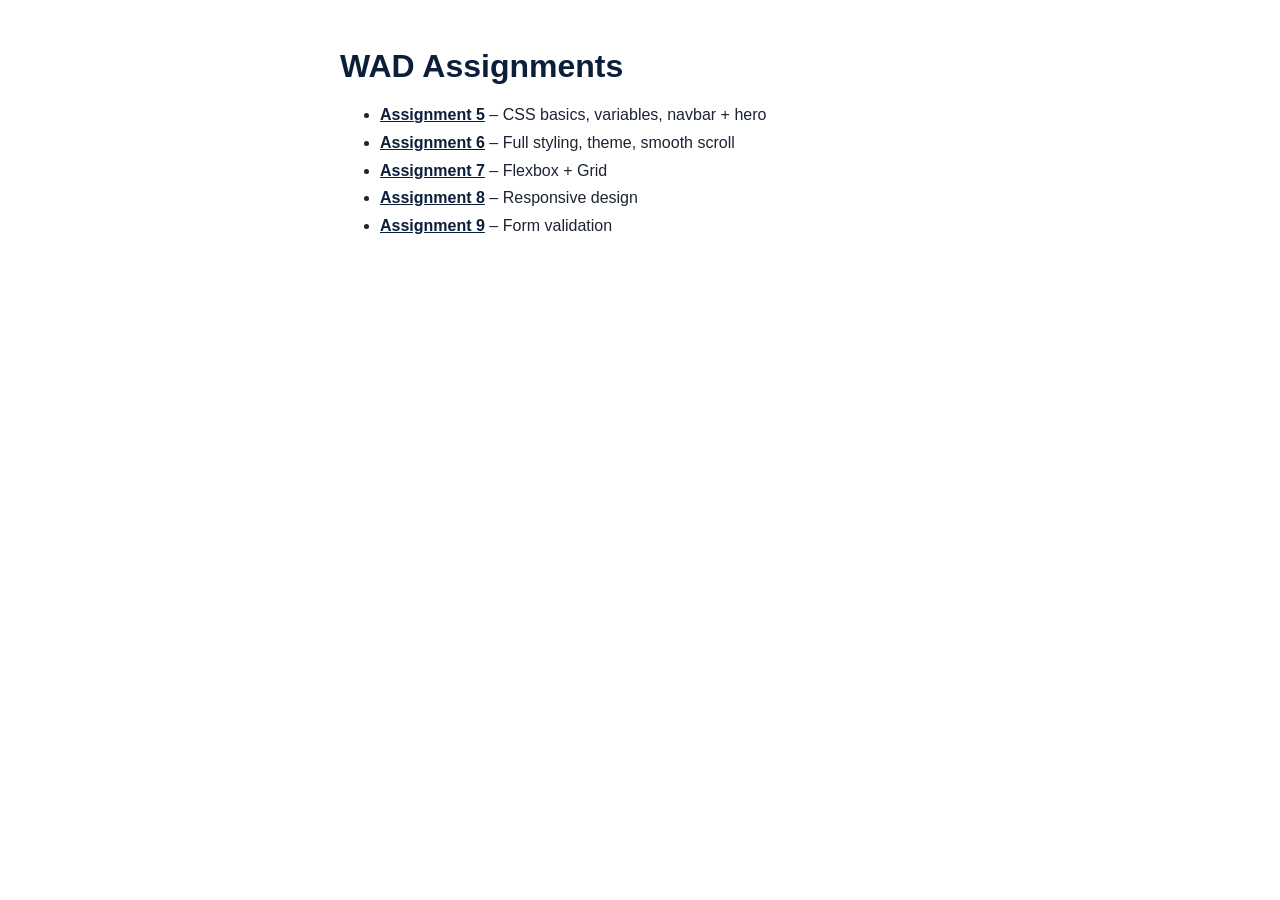
<file: wad-assignments/index.html>
<!DOCTYPE html>
<html lang="en"><head><meta charset="UTF-8"><meta name="viewport" content="width=device-width, initial-scale=1">
<title>WAD Assignments</title>
<style>body{font-family:Segoe UI,Arial,sans-serif;max-width:600px;margin:3rem auto;padding:0 1rem;color:#1c2433}h1{color:#0b1f3a}a{color:#0b1f3a;font-weight:600}li{margin:.6rem 0}</style></head>
<body><h1>WAD Assignments</h1><ul>
<li><a href="assignment-5/index.html">Assignment 5</a> – CSS basics, variables, navbar + hero</li>
<li><a href="assignment-6/index.html">Assignment 6</a> – Full styling, theme, smooth scroll</li>
<li><a href="assignment-7/index.html">Assignment 7</a> – Flexbox + Grid</li>
<li><a href="assignment-8/index.html">Assignment 8</a> – Responsive design</li>
<li><a href="assignment-9/index.html">Assignment 9</a> – Form validation</li>
</ul></body></html>
</file>
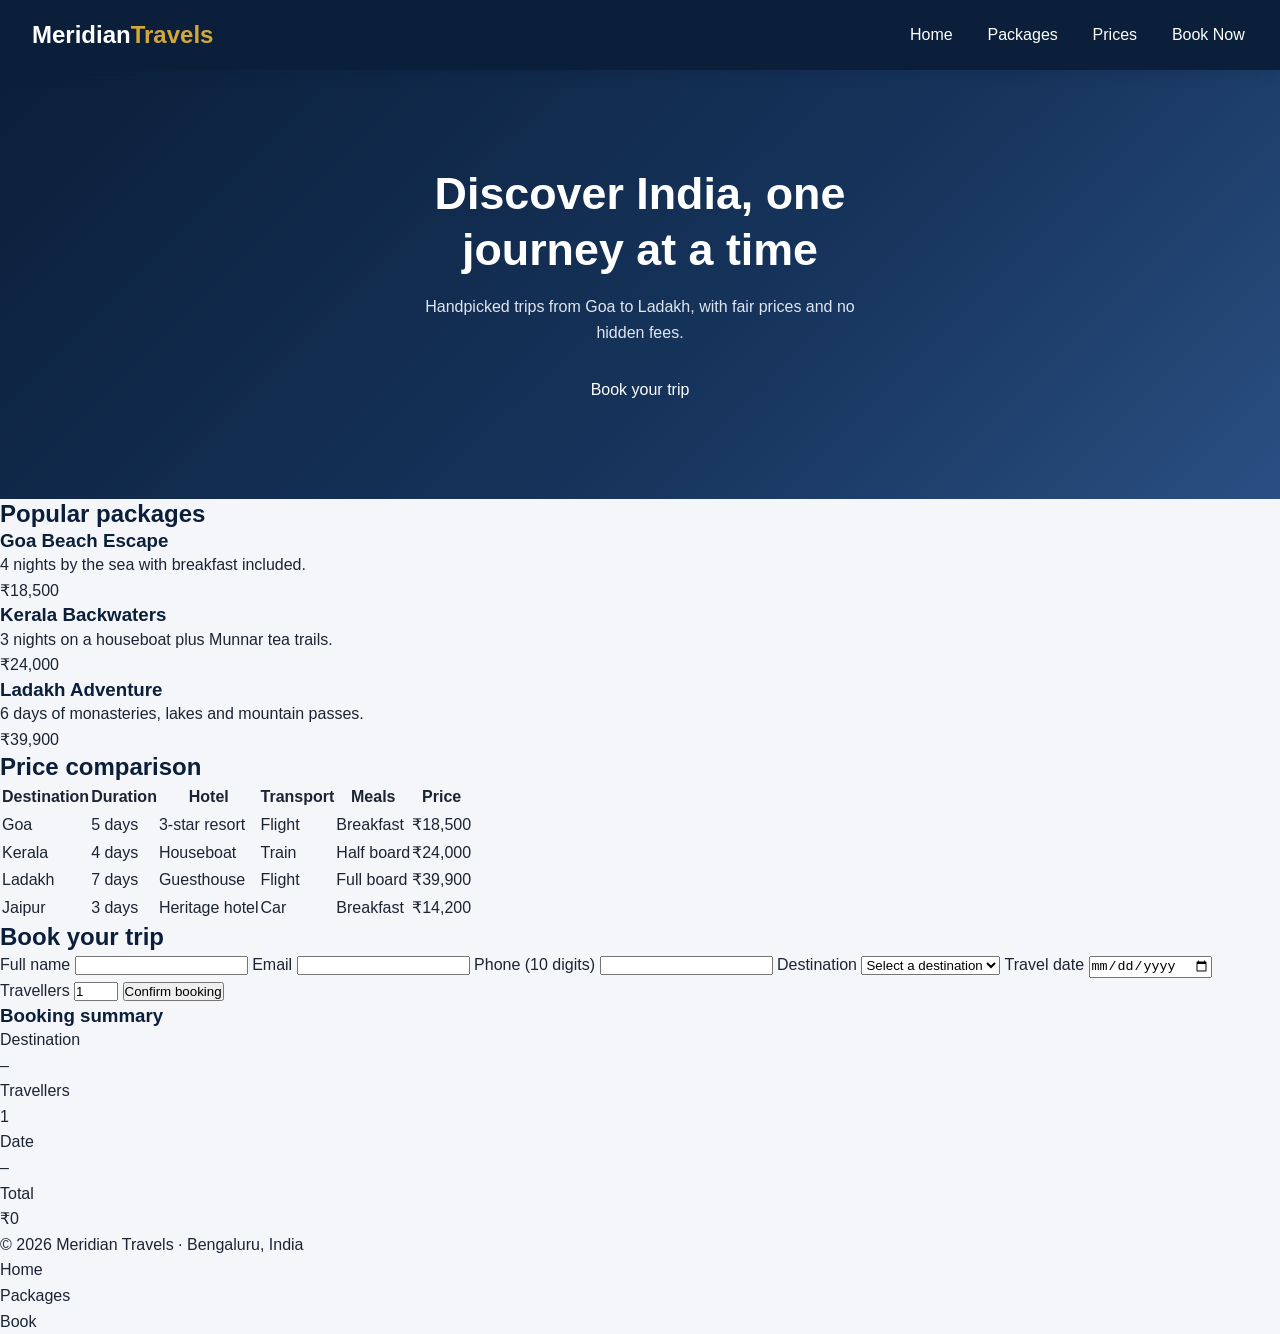
<file: wad-assignments/assignment-5/index.html>
<!DOCTYPE html>
<html lang="en">
<head>
  <meta charset="UTF-8">
  <meta name="viewport" content="width=device-width, initial-scale=1">
  <title>Meridian Travels – Book Your Trip</title>
  <link rel="stylesheet" href="styles.css">
</head>
<body>
  <header class="navbar">
    <a href="#home" class="logo">Meridian<span>Travels</span></a>
    <nav>
      <ul class="nav-links">
        <li><a href="#home">Home</a></li>
        <li><a href="#packages">Packages</a></li>
        <li><a href="#prices">Prices</a></li>
        <li><a href="#booking">Book Now</a></li>
      </ul>
    </nav>
  </header>

  <section id="home" class="hero">
    <h1>Discover India, one journey at a time</h1>
    <p>Handpicked trips from Goa to Ladakh, with fair prices and no hidden fees.</p>
    <a href="#booking" class="btn">Book your trip</a>
  </section>

  <section id="packages" class="section">
    <h2>Popular packages</h2>
    <div class="cards">
      <article class="card"><h3>Goa Beach Escape</h3><p>4 nights by the sea with breakfast included.</p><span class="price">₹18,500</span></article>
      <article class="card"><h3>Kerala Backwaters</h3><p>3 nights on a houseboat plus Munnar tea trails.</p><span class="price">₹24,000</span></article>
      <article class="card"><h3>Ladakh Adventure</h3><p>6 days of monasteries, lakes and mountain passes.</p><span class="price">₹39,900</span></article>
    </div>
  </section>

  <section id="prices" class="section alt">
    <h2>Price comparison</h2>
    <div class="table-wrap">
      <table>
        <thead><tr><th>Destination</th><th>Duration</th><th>Hotel</th><th>Transport</th><th>Meals</th><th>Price</th></tr></thead>
        <tbody>
          <tr><td>Goa</td><td>5 days</td><td>3-star resort</td><td>Flight</td><td>Breakfast</td><td>₹18,500</td></tr>
          <tr><td>Kerala</td><td>4 days</td><td>Houseboat</td><td>Train</td><td>Half board</td><td>₹24,000</td></tr>
          <tr><td>Ladakh</td><td>7 days</td><td>Guesthouse</td><td>Flight</td><td>Full board</td><td>₹39,900</td></tr>
          <tr><td>Jaipur</td><td>3 days</td><td>Heritage hotel</td><td>Car</td><td>Breakfast</td><td>₹14,200</td></tr>
        </tbody>
      </table>
    </div>
  </section>

  <section id="booking" class="section">
    <h2>Book your trip</h2>
    <div class="booking-layout">
      <form id="bookingForm" class="form" novalidate>
        <label for="name">Full name</label>
        <input type="text" id="name" name="name">
        <span class="error" id="nameError"></span>

        <label for="email">Email</label>
        <input type="email" id="email" name="email">
        <span class="error" id="emailError"></span>

        <label for="phone">Phone (10 digits)</label>
        <input type="tel" id="phone" name="phone">
        <span class="error" id="phoneError"></span>

        <label for="destination">Destination</label>
        <select id="destination" name="destination">
          <option value="">Select a destination</option>
          <option value="18500">Goa – ₹18,500</option>
          <option value="24000">Kerala – ₹24,000</option>
          <option value="39900">Ladakh – ₹39,900</option>
          <option value="14200">Jaipur – ₹14,200</option>
        </select>
        <span class="error" id="destinationError"></span>

        <label for="date">Travel date</label>
        <input type="date" id="date" name="date">
        <span class="error" id="dateError"></span>

        <label for="travellers">Travellers</label>
        <input type="number" id="travellers" name="travellers" min="1" max="10" value="1">
        <span class="error" id="travellersError"></span>

        <button type="submit" class="btn">Confirm booking</button>
        <p class="success" id="successMsg" hidden>Booking confirmed! Check your email for details.</p>
      </form>

      <aside class="summary" aria-live="polite">
        <h3>Booking summary</h3>
        <dl>
          <dt>Destination</dt><dd id="sumDest">–</dd>
          <dt>Travellers</dt><dd id="sumTrav">1</dd>
          <dt>Date</dt><dd id="sumDate">–</dd>
          <dt>Total</dt><dd id="sumTotal" class="total">₹0</dd>
        </dl>
      </aside>
    </div>
  </section>

  <footer class="footer">
    <p>© 2026 Meridian Travels · Bengaluru, India</p>
    <ul class="footer-links"><li><a href="#home">Home</a></li><li><a href="#packages">Packages</a></li><li><a href="#booking">Book</a></li></ul>
  </footer>

</body>
</html>
</file>
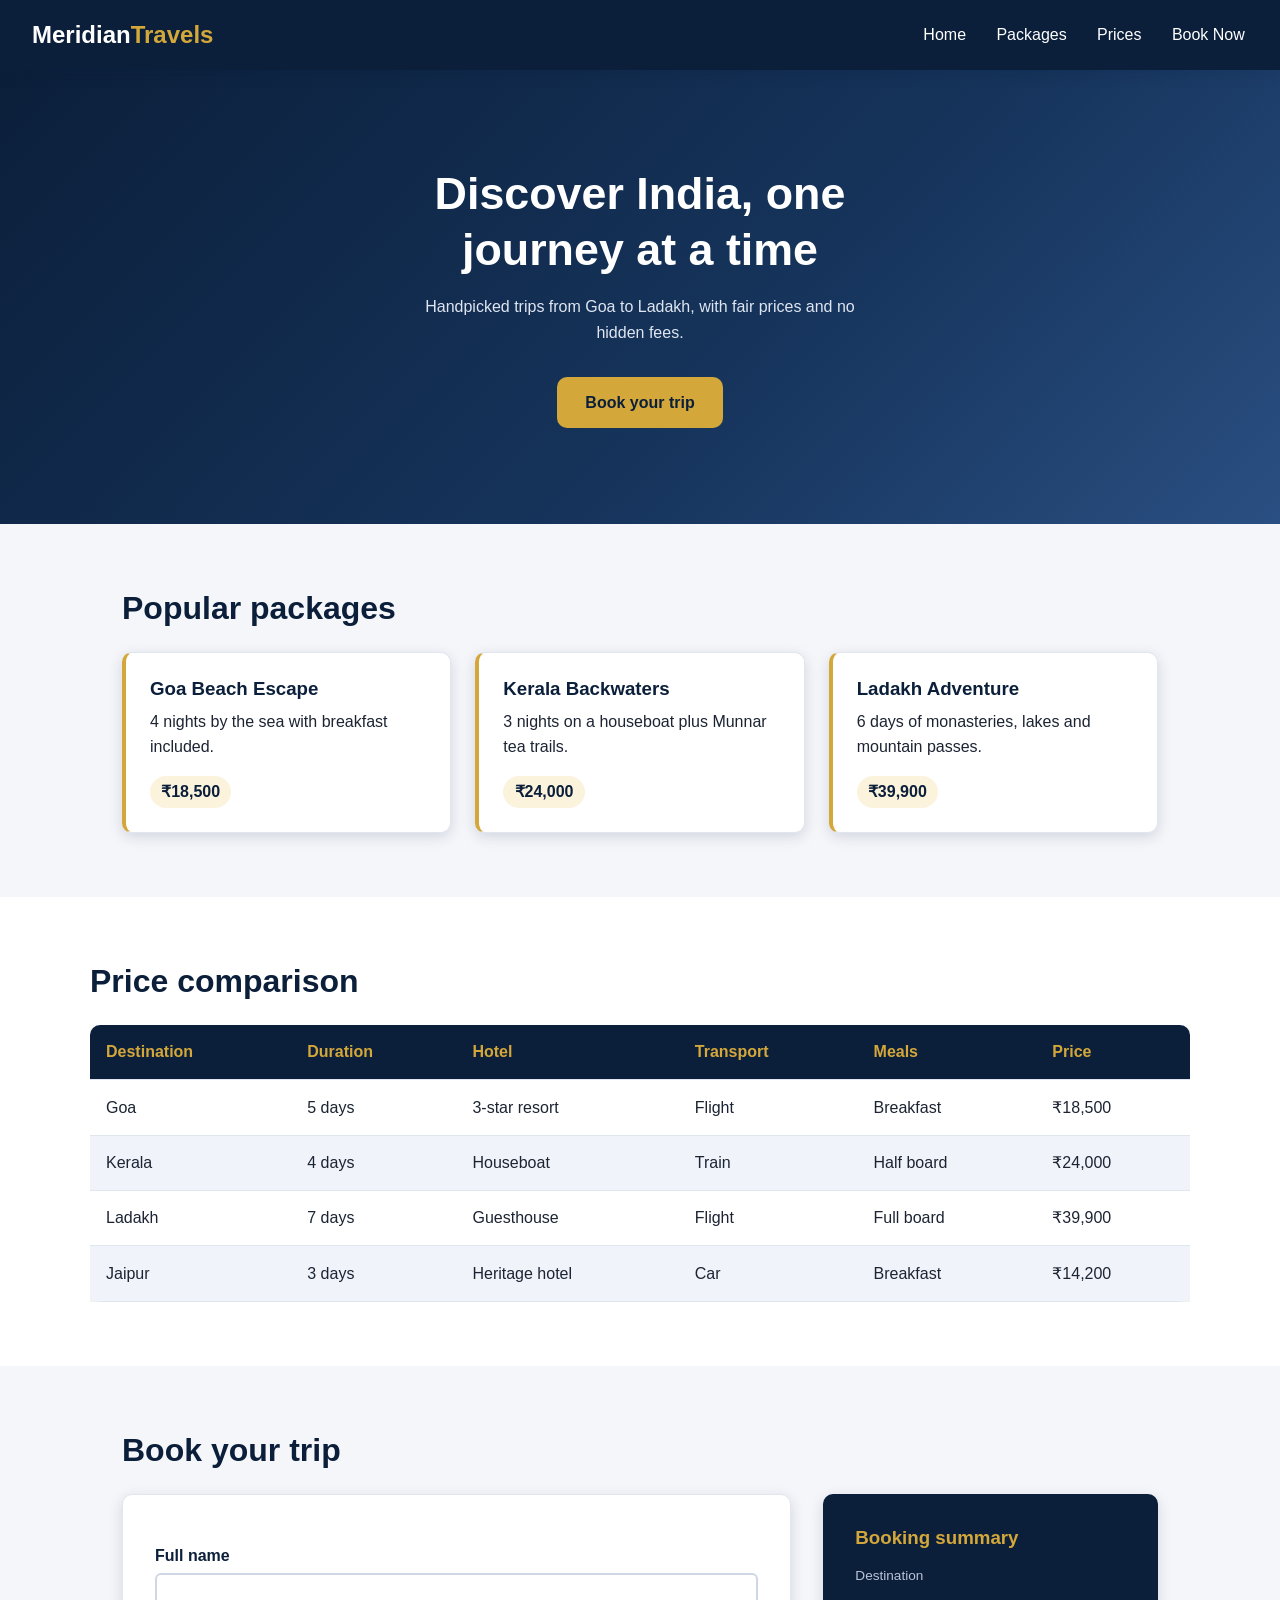
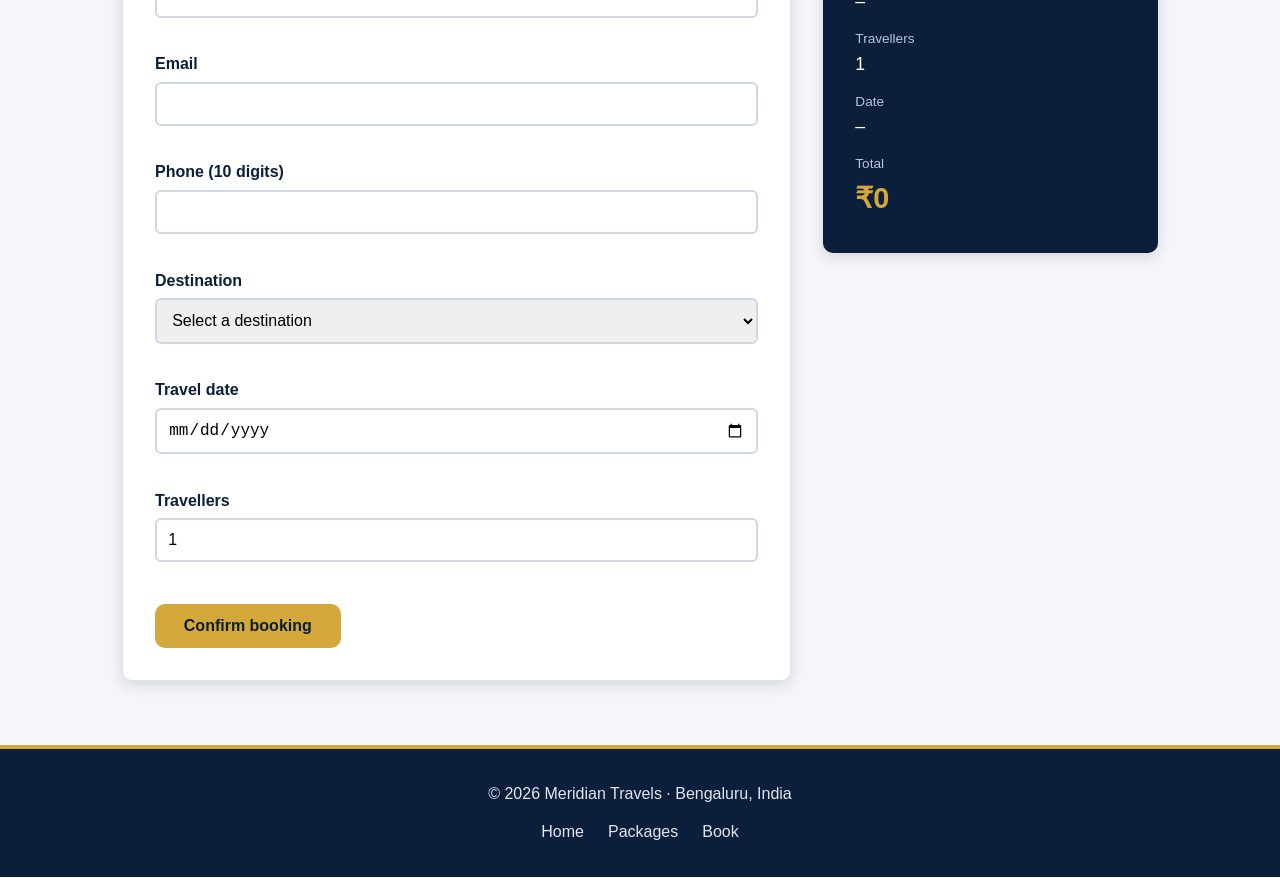
<file: wad-assignments/assignment-9/index.html>
<!DOCTYPE html>
<html lang="en">
<head>
  <meta charset="UTF-8">
  <meta name="viewport" content="width=device-width, initial-scale=1">
  <title>Meridian Travels – Book Your Trip</title>
  <link rel="stylesheet" href="styles.css">
</head>
<body>
  <header class="navbar">
    <a href="#home" class="logo">Meridian<span>Travels</span></a>
    <nav>
      <ul class="nav-links">
        <li><a href="#home">Home</a></li>
        <li><a href="#packages">Packages</a></li>
        <li><a href="#prices">Prices</a></li>
        <li><a href="#booking">Book Now</a></li>
      </ul>
    </nav>
  </header>

  <section id="home" class="hero">
    <h1>Discover India, one journey at a time</h1>
    <p>Handpicked trips from Goa to Ladakh, with fair prices and no hidden fees.</p>
    <a href="#booking" class="btn">Book your trip</a>
  </section>

  <section id="packages" class="section">
    <h2>Popular packages</h2>
    <div class="cards">
      <article class="card"><h3>Goa Beach Escape</h3><p>4 nights by the sea with breakfast included.</p><span class="price">₹18,500</span></article>
      <article class="card"><h3>Kerala Backwaters</h3><p>3 nights on a houseboat plus Munnar tea trails.</p><span class="price">₹24,000</span></article>
      <article class="card"><h3>Ladakh Adventure</h3><p>6 days of monasteries, lakes and mountain passes.</p><span class="price">₹39,900</span></article>
    </div>
  </section>

  <section id="prices" class="section alt">
    <h2>Price comparison</h2>
    <div class="table-wrap">
      <table>
        <thead><tr><th>Destination</th><th>Duration</th><th>Hotel</th><th>Transport</th><th>Meals</th><th>Price</th></tr></thead>
        <tbody>
          <tr><td>Goa</td><td>5 days</td><td>3-star resort</td><td>Flight</td><td>Breakfast</td><td>₹18,500</td></tr>
          <tr><td>Kerala</td><td>4 days</td><td>Houseboat</td><td>Train</td><td>Half board</td><td>₹24,000</td></tr>
          <tr><td>Ladakh</td><td>7 days</td><td>Guesthouse</td><td>Flight</td><td>Full board</td><td>₹39,900</td></tr>
          <tr><td>Jaipur</td><td>3 days</td><td>Heritage hotel</td><td>Car</td><td>Breakfast</td><td>₹14,200</td></tr>
        </tbody>
      </table>
    </div>
  </section>

  <section id="booking" class="section">
    <h2>Book your trip</h2>
    <div class="booking-layout">
      <form id="bookingForm" class="form" novalidate>
        <label for="name">Full name</label>
        <input type="text" id="name" name="name">
        <span class="error" id="nameError"></span>

        <label for="email">Email</label>
        <input type="email" id="email" name="email">
        <span class="error" id="emailError"></span>

        <label for="phone">Phone (10 digits)</label>
        <input type="tel" id="phone" name="phone">
        <span class="error" id="phoneError"></span>

        <label for="destination">Destination</label>
        <select id="destination" name="destination">
          <option value="">Select a destination</option>
          <option value="18500">Goa – ₹18,500</option>
          <option value="24000">Kerala – ₹24,000</option>
          <option value="39900">Ladakh – ₹39,900</option>
          <option value="14200">Jaipur – ₹14,200</option>
        </select>
        <span class="error" id="destinationError"></span>

        <label for="date">Travel date</label>
        <input type="date" id="date" name="date">
        <span class="error" id="dateError"></span>

        <label for="travellers">Travellers</label>
        <input type="number" id="travellers" name="travellers" min="1" max="10" value="1">
        <span class="error" id="travellersError"></span>

        <button type="submit" class="btn">Confirm booking</button>
        <p class="success" id="successMsg" hidden>Booking confirmed! Check your email for details.</p>
      </form>

      <aside class="summary" aria-live="polite">
        <h3>Booking summary</h3>
        <dl>
          <dt>Destination</dt><dd id="sumDest">–</dd>
          <dt>Travellers</dt><dd id="sumTrav">1</dd>
          <dt>Date</dt><dd id="sumDate">–</dd>
          <dt>Total</dt><dd id="sumTotal" class="total">₹0</dd>
        </dl>
      </aside>
    </div>
  </section>

  <footer class="footer">
    <p>© 2026 Meridian Travels · Bengaluru, India</p>
    <ul class="footer-links"><li><a href="#home">Home</a></li><li><a href="#packages">Packages</a></li><li><a href="#booking">Book</a></li></ul>
  </footer>

  <script src="script.js"></script>
</body>
</html>
</file>
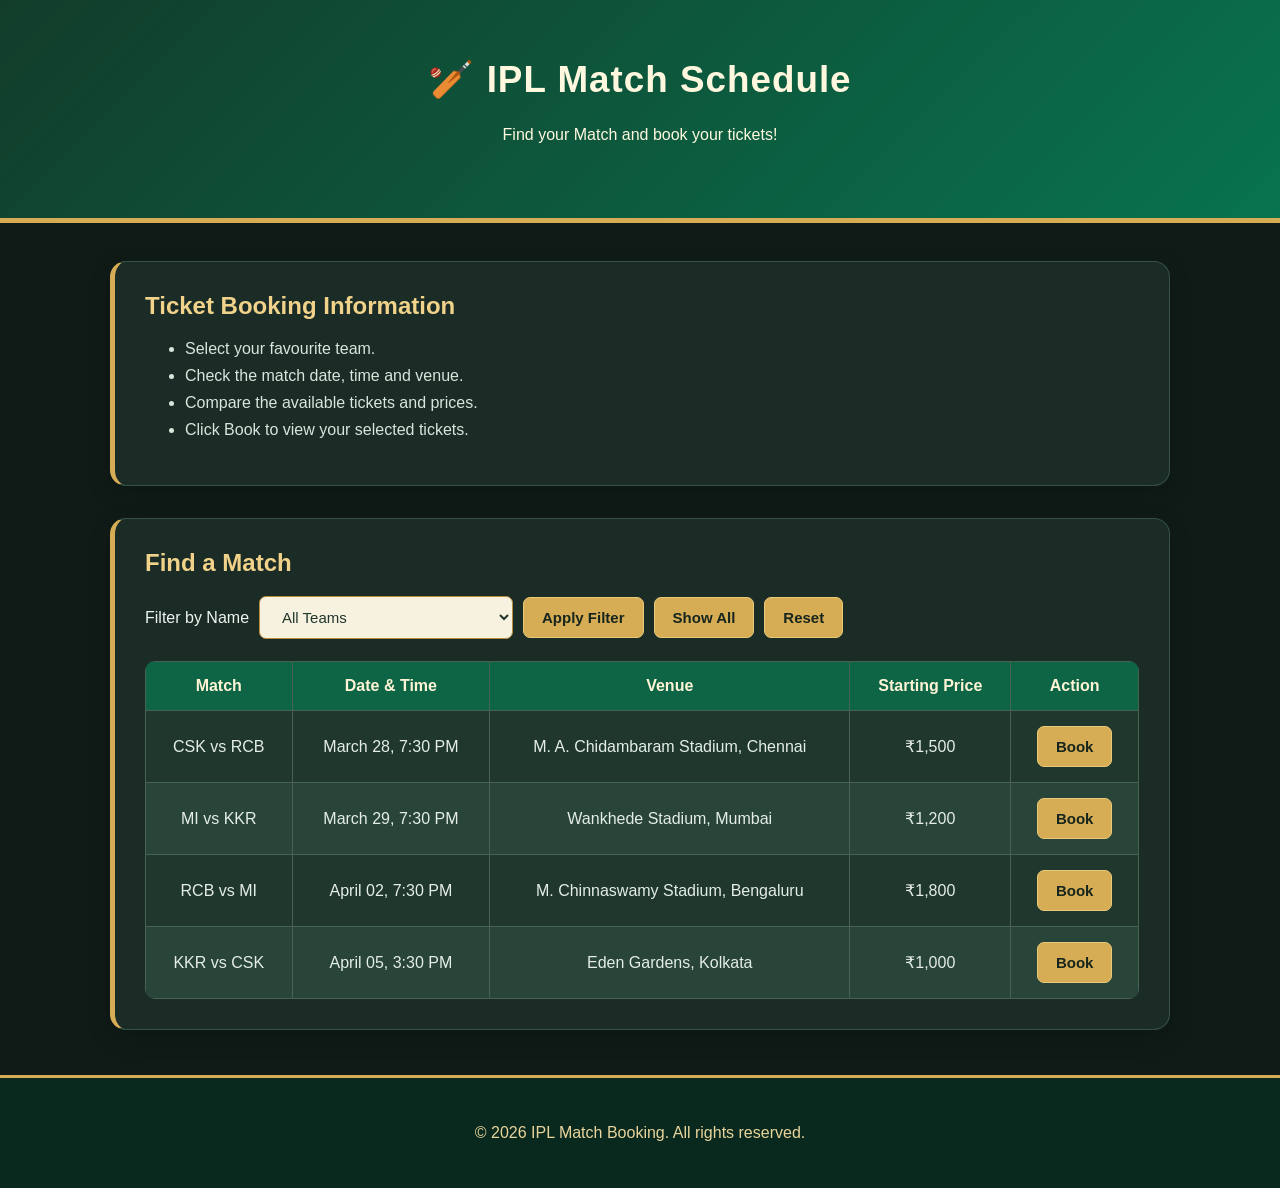
<file: 8.html>
<!DOCTYPE html>
<html>
<head>
    <meta charset="UTF-8">
    <meta name="viewport" content="width=device-width, initial-scale=1.0">
    <title>IPL Match Schedule</title>

    <style>
        * {
            box-sizing: border-box;
        }

        body {
            margin: 0;
            font-family: "Trebuchet MS", Arial, sans-serif;
            background: #101b18;
            color: #edf5ef;
        }

        header {
            background: linear-gradient(135deg, #123d2b, #08734f);
            color: #fff8df;
            text-align: center;
            padding: 58px 20px;
            margin-bottom: 38px;
            border-bottom: 5px solid #d6ad55;
        }

        header h1 {
            margin-top: 0;
            font-size: 2.3rem;
            letter-spacing: 1px;
        }

        main {
            max-width: 1100px;
            margin: auto;
            padding: 0 20px;
        }

        section {
            background: #1b2b25;
            padding: 30px;
            margin-bottom: 32px;
            border: 1px solid #355344;
            border-left: 5px solid #d6ad55;
            border-radius: 16px;
            box-shadow: 0 8px 22px rgba(0,0,0,0.2);
        }

        section h2 {
            color: #f0d28a;
            margin-top: 0;
        }

        section li {
            margin: 9px 0;
            color: #d8e6dc;
        }

        .filter-form-class {
            display: flex;
            flex-wrap: wrap;
            gap: 10px;
            align-items: center;
        }

        select, button {
            padding: 11px 18px;
            border-radius: 7px;
            font-size: 15px;
        }

        select {
            border: 1px solid #b68d3e;
            background: #f7f1df;
            color: #20372b;
        }

        .reset-btn {
            background: #d6ad55;
            color: #17251d;
            cursor: pointer;
            border: 1px solid #e8c978;
            font-weight: bold;
        }

        .reset-btn:hover {
            background: #f0cc78;
        }

        .table-responsive {
            width: 100%;
            overflow-x: auto;
            margin-top: 22px;
            border-radius: 10px;
        }

        table {
            width: 100%;
            min-width: 650px;
            border-collapse: collapse;
            background: #20372d;
        }

        th, td {
            padding: 15px 16px;
            text-align: center;
            border: 1px solid #466253;
            white-space: nowrap;
        }

        th {
            background: #0d6546;
            color: #fff4d6;
            font-weight: bold;
        }

        td {
            color: #e4eee7;
        }

        tbody tr:nth-child(even) {
            background: #294438;
        }

        tbody tr:hover {
            background: #355744;
        }

        td a {
            text-decoration: none;
        }

        footer {
            background: #09291e;
            color: #e9d49c;
            text-align: center;
            padding: 30px 20px;
            margin-top: 45px;
            border-top: 3px solid #d6ad55;
        }

        @media (max-width: 768px) {
            header {
                padding: 38px 15px;
                margin-bottom: 22px;
            }

            section {
                padding: 22px 16px;
            }

            .filter-form-class {
                flex-direction: column;
                align-items: stretch;
            }

            .filter-form-class select,
            .filter-form-class button {
                width: 100%;
            }
        }

        @media (max-width: 480px) {
            header h1 {
                font-size: 1.65rem;
            }

            main {
                padding: 0 12px;
            }
        }
    </style>
</head>

<body>

    <header>
        <h1>🏏 IPL Match Schedule</h1>
        <p>Find your Match and book your tickets!</p>
    </header>

    <main>

        <section>
            <h2>Ticket Booking Information</h2>
            <ul>
                <li>Select your favourite team.</li>
                <li>Check the match date, time and venue.</li>
                <li>Compare the available tickets and prices.</li>
                <li>Click Book to view your selected tickets.</li>
            </ul>
        </section>

        <section>
            <h2>Find a Match</h2>

            <form class="filter-form-class" id="filterForm">

                <label for="teamfilter">Filter by Name</label>

                <select id="teamfilter" name="team">
                    <option value="">All Teams</option>
                    <option value="CSK">Chennai Super Kings</option>
                    <option value="MI">Mumbai Indians</option>
                    <option value="RCB">Royal Challengers Bangalore</option>
                    <option value="KKR">Kolkata Knight Riders</option>
                </select>

                <button type="submit" class="reset-btn">Apply Filter</button>
                <button type="button" class="reset-btn" id="showAllBtn">Show All</button>
                <button type="reset" class="reset-btn" id="resetBtn">Reset</button>

                <div id="error-message"
                    style="color:#ff7777; display:none; width:100%; font-weight:bold;">
                    ⚠️ Please select a team to apply the filter.
                </div>

            </form>

            <div class="table-responsive">
                <table>
                    <thead>
                        <tr>
                            <th>Match</th>
                            <th>Date &amp; Time</th>
                            <th>Venue</th>
                            <th>Starting Price</th>
                            <th>Action</th>
                        </tr>
                    </thead>

                    <tbody>
                        <tr>
                            <td>CSK vs RCB</td>
                            <td>March 28, 7:30 PM</td>
                            <td>M. A. Chidambaram Stadium, Chennai</td>
                            <td>₹1,500</td>
                            <td>
                                <a href="Booking.html?teams=CSK%20vs%20RCB&amp;date=March%2028%2C%207%3A30%20PM&amp;venue=M.%20A.%20Chidambaram%20Stadium%2C%20Chennai&amp;price=1500">
                                    <button type="button" class="reset-btn">Book</button>
                                </a>
                            </td>
                        </tr>

                        <tr>
                            <td>MI vs KKR</td>
                            <td>March 29, 7:30 PM</td>
                            <td>Wankhede Stadium, Mumbai</td>
                            <td>₹1,200</td>
                            <td>
                                <a href="Booking.html?teams=MI%20vs%20KKR&amp;date=March%2029%2C%207%3A30%20PM&amp;venue=Wankhede%20Stadium%2C%20Mumbai&amp;price=1200">
                                    <button type="button" class="reset-btn">Book</button>
                                </a>
                            </td>
                        </tr>

                        <tr>
                            <td>RCB vs MI</td>
                            <td>April 02, 7:30 PM</td>
                            <td>M. Chinnaswamy Stadium, Bengaluru</td>
                            <td>₹1,800</td>
                            <td>
                                <a href="Booking.html?teams=RCB%20vs%20MI&amp;date=April%2002%2C%207%3A30%20PM&amp;venue=M.%20Chinnaswamy%20Stadium%2C%20Bengaluru&amp;price=1800">
                                    <button type="button" class="reset-btn">Book</button>
                                </a>
                            </td>
                        </tr>

                        <tr>
                            <td>KKR vs CSK</td>
                            <td>April 05, 3:30 PM</td>
                            <td>Eden Gardens, Kolkata</td>
                            <td>₹1,000</td>
                            <td>
                                <a href="Booking.html?teams=KKR%20vs%20CSK&amp;date=April%2005%2C%203%3A30%20PM&amp;venue=Eden%20Gardens%2C%20Kolkata&amp;price=1000">
                                    <button type="button" class="reset-btn">Book</button>
                                </a>
                            </td>
                        </tr>
                    </tbody>
                </table>
            </div>
        </section>

    </main>

    <footer>
        <p>© 2026 IPL Match Booking. All rights reserved.</p>
    </footer>

    <script>
        const filterForm = document.getElementById('filterForm');
        const teamFilter = document.getElementById('teamfilter');
        const errorMessage = document.getElementById('error-message');
        const resetBtn = document.getElementById('resetBtn');
        const showAllBtn = document.getElementById('showAllBtn');

        filterForm.addEventListener('submit', function(event) {
            event.preventDefault();

            if (teamFilter.value === "") {
                errorMessage.style.display = 'block';
            } else {
                errorMessage.style.display = 'none';
                alert('Filter successfully applied for: ' + teamFilter.value);
            }
        });

        resetBtn.addEventListener('click', function() {
            errorMessage.style.display = 'none';
        });

        showAllBtn.addEventListener('click', function() {
            teamFilter.value = "";
            errorMessage.style.display = 'none';
            alert('Showing all matches!');
        });
    </script>

</body>
</html>
</file>
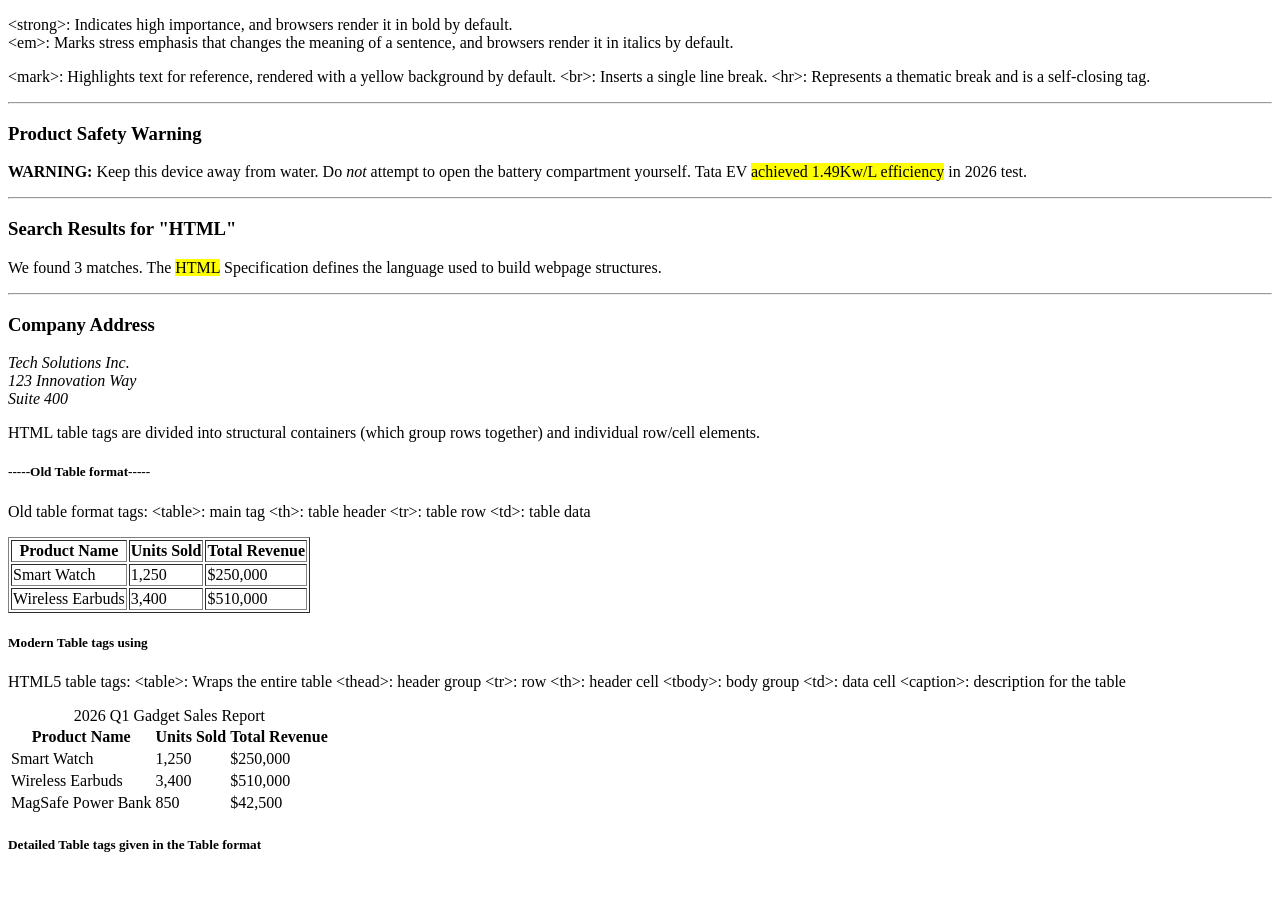
<file: wad-assignments/assignment1.html>
<!DOCTYPE html>
<html lang="en">
<head><meta charset="UTF-8"><title>HTML Tags Demonstration</title></head>
<body>
<p>&lt;strong&gt;: Indicates high importance, and browsers render it in bold by default.<br>
&lt;em&gt;: Marks stress emphasis that changes the meaning of a sentence, and browsers render it in italics by default.</p>
<p>&lt;mark&gt;: Highlights text for reference, rendered with a yellow background by default. &lt;br&gt;: Inserts a single line break. &lt;hr&gt;: Represents a thematic break and is a self-closing tag.</p>
<hr>
<h3>Product Safety Warning</h3>
<p><strong>WARNING:</strong> Keep this device away from water. Do <em>not</em> attempt to open the battery compartment yourself. Tata EV <mark>achieved 1.49Kw/L efficiency</mark> in 2026 test.</p>
<hr>
<h3>Search Results for "HTML"</h3>
<p>We found 3 matches. The <mark>HTML</mark> Specification defines the language used to build webpage structures.</p>
<hr>
<h3>Company Address</h3>
<address>Tech Solutions Inc.<br>123 Innovation Way<br>Suite 400</address>
<p>HTML table tags are divided into structural containers (which group rows together) and individual row/cell elements.</p>
<h5>-----Old Table format-----</h5>
<p>Old table format tags: &lt;table&gt;: main tag &lt;th&gt;: table header &lt;tr&gt;: table row &lt;td&gt;: table data</p>
<table border="1">
  <tr><th>Product Name</th><th>Units Sold</th><th>Total Revenue</th></tr>
  <tr><td>Smart Watch</td><td>1,250</td><td>$250,000</td></tr>
  <tr><td>Wireless Earbuds</td><td>3,400</td><td>$510,000</td></tr>
</table>
<h5>Modern Table tags using</h5>
<p>HTML5 table tags: &lt;table&gt;: Wraps the entire table &lt;thead&gt;: header group &lt;tr&gt;: row &lt;th&gt;: header cell &lt;tbody&gt;: body group &lt;td&gt;: data cell &lt;caption&gt;: description for the table</p>
<table>
  <caption>2026 Q1 Gadget Sales Report</caption>
  <thead><tr><th>Product Name</th><th>Units Sold</th><th>Total Revenue</th></tr></thead>
  <tbody>
    <tr><td>Smart Watch</td><td>1,250</td><td>$250,000</td></tr>
    <tr><td>Wireless Earbuds</td><td>3,400</td><td>$510,000</td></tr>
    <tr><td>MagSafe Power Bank</td><td>850</td><td>$42,500</td></tr>
  </tbody>
</table>
<h5>Detailed Table tags given in the Table format</h5>
</body>
</html>
</file>
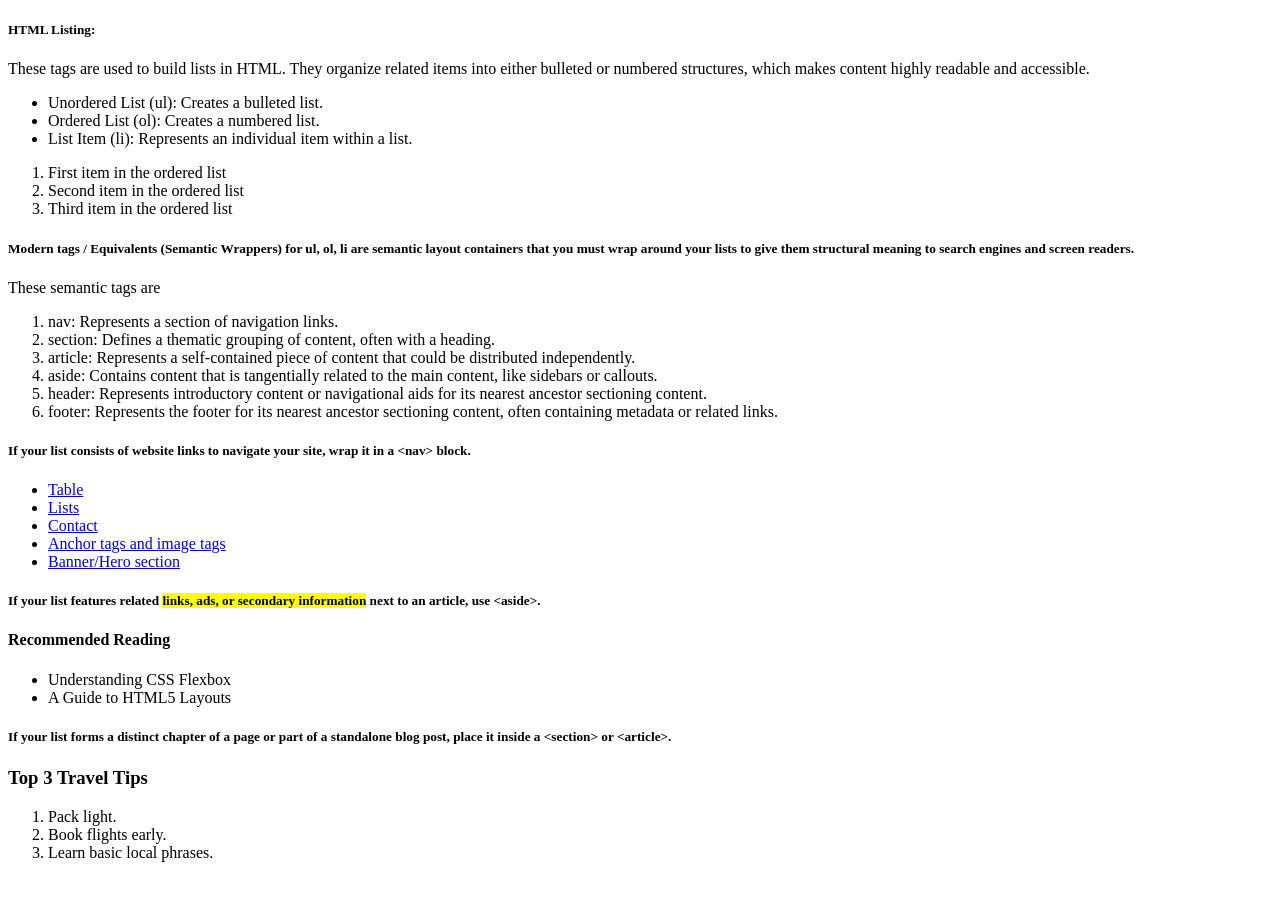
<file: wad-assignments/assignment2.html>
<!DOCTYPE html>
<html lang="en">
<head><meta charset="UTF-8"><title>HTML Tags Demonstration</title></head>
<body>
<h5>HTML Listing:</h5>
<p>These tags are used to build lists in HTML. They organize related items into either bulleted or numbered structures, which makes content highly readable and accessible.</p>
<ul>
  <li>Unordered List (ul): Creates a bulleted list.</li>
  <li>Ordered List (ol): Creates a numbered list.</li>
  <li>List Item (li): Represents an individual item within a list.</li>
</ul>
<ol>
  <li>First item in the ordered list</li>
  <li>Second item in the ordered list</li>
  <li>Third item in the ordered list</li>
</ol>
<h5>Modern tags / Equivalents (Semantic Wrappers) for ul, ol, li are semantic layout containers that you must wrap around your lists to give them structural meaning to search engines and screen readers.</h5>
<p>These semantic tags are</p>
<ol>
  <li>nav: Represents a section of navigation links.</li>
  <li>section: Defines a thematic grouping of content, often with a heading.</li>
  <li>article: Represents a self-contained piece of content that could be distributed independently.</li>
  <li>aside: Contains content that is tangentially related to the main content, like sidebars or callouts.</li>
  <li>header: Represents introductory content or navigational aids for its nearest ancestor sectioning content.</li>
  <li>footer: Represents the footer for its nearest ancestor sectioning content, often containing metadata or related links.</li>
</ol>
<h5>If your list consists of website links to navigate your site, wrap it in a &lt;nav&gt; block.</h5>
<nav>
  <ul>
    <li><a href="#table">Table</a></li>
    <li><a href="#lists">Lists</a></li>
    <li><a href="#contact">Contact</a></li>
    <li><a href="#anchor">Anchor tags and image tags</a></li>
    <li><a href="#hero">Banner/Hero section</a></li>
  </ul>
</nav>
<h5>If your list features related <mark>links, ads, or secondary information</mark> next to an article, use &lt;aside&gt;.</h5>
<aside>
  <h4>Recommended Reading</h4>
  <ul>
    <li>Understanding CSS Flexbox</li>
    <li>A Guide to HTML5 Layouts</li>
  </ul>
</aside>
<h5>If your list forms a distinct chapter of a page or part of a standalone blog post, place it inside a &lt;section&gt; or &lt;article&gt;.</h5>
<article>
  <h3>Top 3 Travel Tips</h3>
  <ol>
    <li>Pack light.</li>
    <li>Book flights early.</li>
    <li>Learn basic local phrases.</li>
  </ol>
</article>
</body>
</html>
</file>
<file: wad-assignments/assignment-5/styles.css>
/* ===== ASSIGNMENT 5: CSS basics, variables, navbar, hero ===== */
:root {
  --primary: #0b1f3a;      /* dark blue */
  --primary-light: #16345c;
  --accent: #d4a73a;       /* gold */
  --bg: #f5f6fa;
  --text: #1c2433;
  --white: #ffffff;
  --error: #c62828;
  --success: #2e7d32;
  --radius: 10px;
  --shadow: 0 4px 14px rgba(11, 31, 58, 0.15);
}
* { box-sizing: border-box; margin: 0; padding: 0; }
body { font-family: "Segoe UI", Roboto, Arial, sans-serif; background: var(--bg); color: var(--text); line-height: 1.6; padding-top: 70px; }
h1, h2, h3 { color: var(--primary); line-height: 1.25; }
a { color: inherit; text-decoration: none; }
ul { list-style: none; }

.navbar { position: fixed; top: 0; left: 0; width: 100%; height: 70px; background: var(--primary); padding: 0 2rem; z-index: 100; box-shadow: var(--shadow);
  line-height: 70px; }
.logo { color: var(--white); font-size: 1.5rem; font-weight: 700; }
.logo span { color: var(--accent); }
.navbar nav { float: right; }
.logo { float: left; }
.nav-links li { display: inline-block; margin-left: 1.5rem; }
.nav-links a { color: var(--white); padding: 0.4rem 0.2rem; border-bottom: 2px solid transparent; transition: color .2s, border-color .2s; }
.nav-links a:hover, .nav-links a:focus { color: var(--accent); border-color: var(--accent); }

.hero { background: linear-gradient(135deg, var(--primary), var(--primary-light) 60%, #2a4f82); color: var(--white); text-align: center; padding: 6rem 1.5rem; }
.hero h1 { color: var(--white); font-size: 2.8rem; max-width: 18ch; margin: 0 auto 1rem; }
.hero p { max-width: 50ch; margin: 0 auto 2rem; color: #dfe6f1; }
</file>
<file: wad-assignments/assignment-9/styles.css>
/* ===== ASSIGNMENT 5: CSS basics, variables, navbar, hero ===== */
:root {
  --primary: #0b1f3a;      /* dark blue */
  --primary-light: #16345c;
  --accent: #d4a73a;       /* gold */
  --bg: #f5f6fa;
  --text: #1c2433;
  --white: #ffffff;
  --error: #c62828;
  --success: #2e7d32;
  --radius: 10px;
  --shadow: 0 4px 14px rgba(11, 31, 58, 0.15);
}
* { box-sizing: border-box; margin: 0; padding: 0; }
body { font-family: "Segoe UI", Roboto, Arial, sans-serif; background: var(--bg); color: var(--text); line-height: 1.6; padding-top: 70px; }
h1, h2, h3 { color: var(--primary); line-height: 1.25; }
a { color: inherit; text-decoration: none; }
ul { list-style: none; }

.navbar { position: fixed; top: 0; left: 0; width: 100%; height: 70px; background: var(--primary); padding: 0 2rem; z-index: 100; box-shadow: var(--shadow);
  line-height: 70px; }
.logo { color: var(--white); font-size: 1.5rem; font-weight: 700; }
.logo span { color: var(--accent); }
.navbar nav { float: right; }
.logo { float: left; }
.nav-links li { display: inline-block; margin-left: 1.5rem; }
.nav-links a { color: var(--white); padding: 0.4rem 0.2rem; border-bottom: 2px solid transparent; transition: color .2s, border-color .2s; }
.nav-links a:hover, .nav-links a:focus { color: var(--accent); border-color: var(--accent); }

.hero { background: linear-gradient(135deg, var(--primary), var(--primary-light) 60%, #2a4f82); color: var(--white); text-align: center; padding: 6rem 1.5rem; }
.hero h1 { color: var(--white); font-size: 2.8rem; max-width: 18ch; margin: 0 auto 1rem; }
.hero p { max-width: 50ch; margin: 0 auto 2rem; color: #dfe6f1; }


/* ===== ASSIGNMENT 6: cards, tables, forms, footer, theme, smooth scroll ===== */
html { scroll-behavior: smooth; }
.section { padding: 4rem 2rem; max-width: 1100px; margin: 0 auto; }
.section.alt { max-width: none; background: var(--white); }
.section.alt > * { max-width: 1100px; margin-left: auto; margin-right: auto; }
.section h2 { margin-bottom: 1.5rem; font-size: 2rem; }

.btn { display: inline-block; background: var(--accent); color: var(--primary); font-weight: 700; padding: 0.8rem 1.8rem; border: none; border-radius: var(--radius); cursor: pointer; transition: transform .15s, box-shadow .15s; font-size: 1rem; }
.btn:hover { transform: translateY(-2px); box-shadow: var(--shadow); }

.card { margin-bottom: 1.5rem; background: var(--white); border: 1px solid #e1e5ee; border-left: 4px solid var(--accent); border-radius: var(--radius); padding: 1.5rem; box-shadow: var(--shadow); }
.card h3 { margin-bottom: 0.5rem; }
.price { display: inline-block; margin-top: 1rem; font-weight: 700; color: var(--primary); background: #fbf3dc; padding: 0.2rem 0.7rem; border-radius: 20px; }

table { width: 100%; border-collapse: collapse; border-radius: var(--radius); overflow: hidden; box-shadow: var(--shadow); }
th, td { padding: 0.9rem 1rem; text-align: left; border-bottom: 1px solid #e1e5ee; }
th { background: var(--primary); color: var(--accent); }
tbody tr:nth-child(even) { background: #f0f3f9; }
tbody tr:hover { background: #fbf3dc; }

.form { background: var(--white); padding: 2rem; border: 1px solid #e1e5ee; border-radius: var(--radius); box-shadow: var(--shadow); }
.form label { display: block; margin-top: 1rem; font-weight: 600; color: var(--primary); }
.form input, .form select { width: 100%; padding: 0.7rem; margin-top: 0.3rem; border: 2px solid #cfd6e4; border-radius: 6px; font-size: 1rem; }
.form input:focus, .form select:focus { outline: none; border-color: var(--accent); }
.form input.invalid, .form select.invalid { border-color: var(--error); }
.form .btn { margin-top: 1.5rem; }
.error { display: block; color: var(--error); font-size: 0.85rem; min-height: 1.1rem; }
.success { margin-top: 1rem; color: var(--success); font-weight: 600; }

.summary { background: var(--primary); color: var(--white); padding: 2rem; border-radius: var(--radius); box-shadow: var(--shadow); align-self: start; }
.summary h3 { color: var(--accent); margin-bottom: 1rem; }
.summary dt { color: #b8c4da; font-size: 0.85rem; margin-top: 0.8rem; }
.summary dd { font-size: 1.1rem; }
.summary .total { color: var(--accent); font-size: 1.8rem; font-weight: 700; }

.footer { background: var(--primary); color: #dfe6f1; text-align: center; padding: 2rem 1rem; border-top: 4px solid var(--accent); }
.footer-links { margin-top: 0.8rem; }
.footer-links li { display: inline-block; margin: 0 0.8rem; }
.footer-links a:hover { color: var(--accent); }


/* ===== ASSIGNMENT 7: Flexbox + CSS Grid ===== */
.navbar { display: flex; justify-content: space-between; align-items: center; line-height: 1.6; }
.navbar nav, .logo { float: none; }
.nav-links { display: flex; gap: 1.5rem; }
.nav-links li { margin-left: 0; }
.footer-links { display: flex; justify-content: center; gap: 1.5rem; }
.footer-links li { margin: 0; }
.card { margin-bottom: 0; }
.cards { display: grid; grid-template-columns: repeat(3, 1fr); gap: 1.5rem; }
.booking-layout { display: grid; grid-template-columns: 2fr 1fr; gap: 2rem; }

/* ===== ASSIGNMENT 8: Responsive design ===== */
.table-wrap { overflow-x: auto; -webkit-overflow-scrolling: touch; }
.table-wrap table { min-width: 600px; }

@media (max-width: 900px) {            /* tablet */
  .cards { grid-template-columns: repeat(2, 1fr); }
  .booking-layout { grid-template-columns: 1fr; }
  .hero h1 { font-size: 2.2rem; }
}
@media (max-width: 600px) {            /* mobile */
  body { padding-top: 110px; }
  .navbar { height: auto; flex-direction: column; padding: 0.6rem 1rem; gap: 0.4rem; }
  .nav-links { gap: 0.9rem; font-size: 0.95rem; }
  .cards { grid-template-columns: 1fr; }
  .hero { padding: 4rem 1rem; }
  .hero h1 { font-size: 1.8rem; }
  .section { padding: 2.5rem 1rem; }
  .form, .summary { padding: 1.2rem; }
}
</file>
